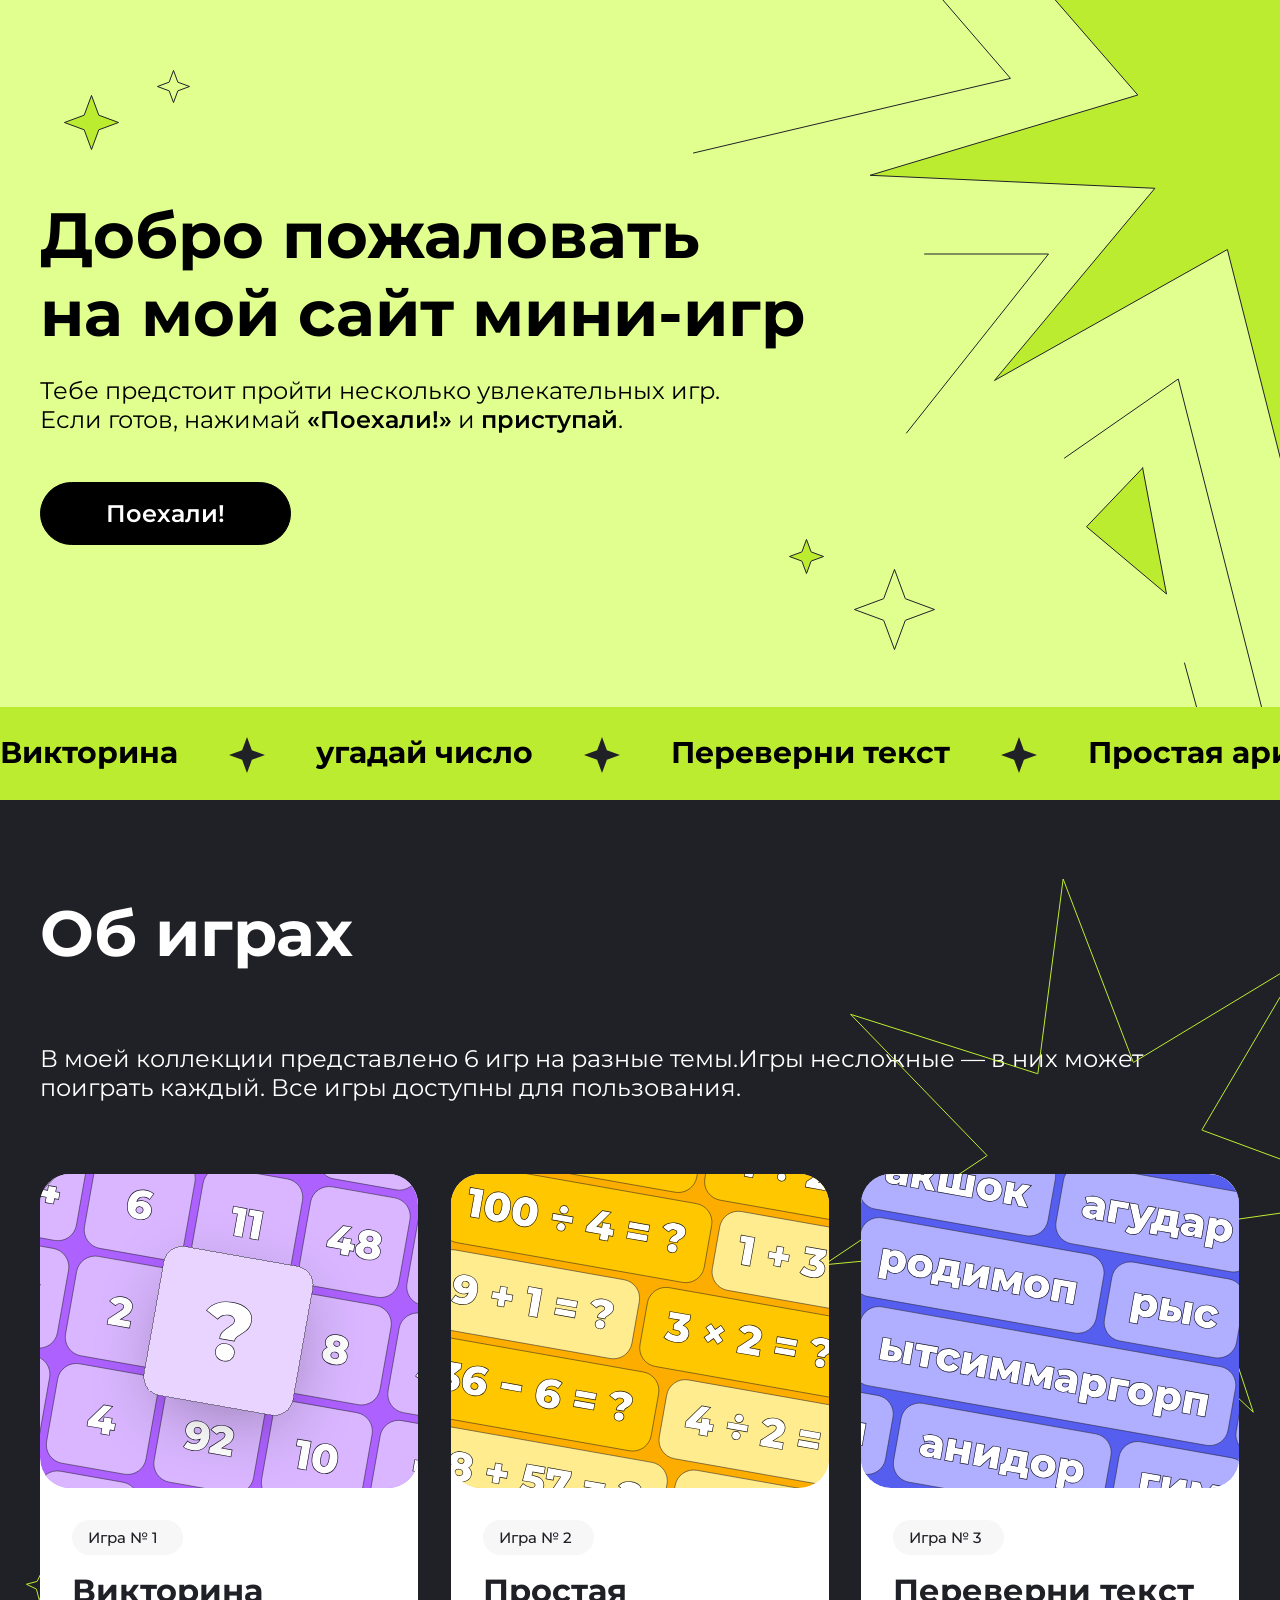
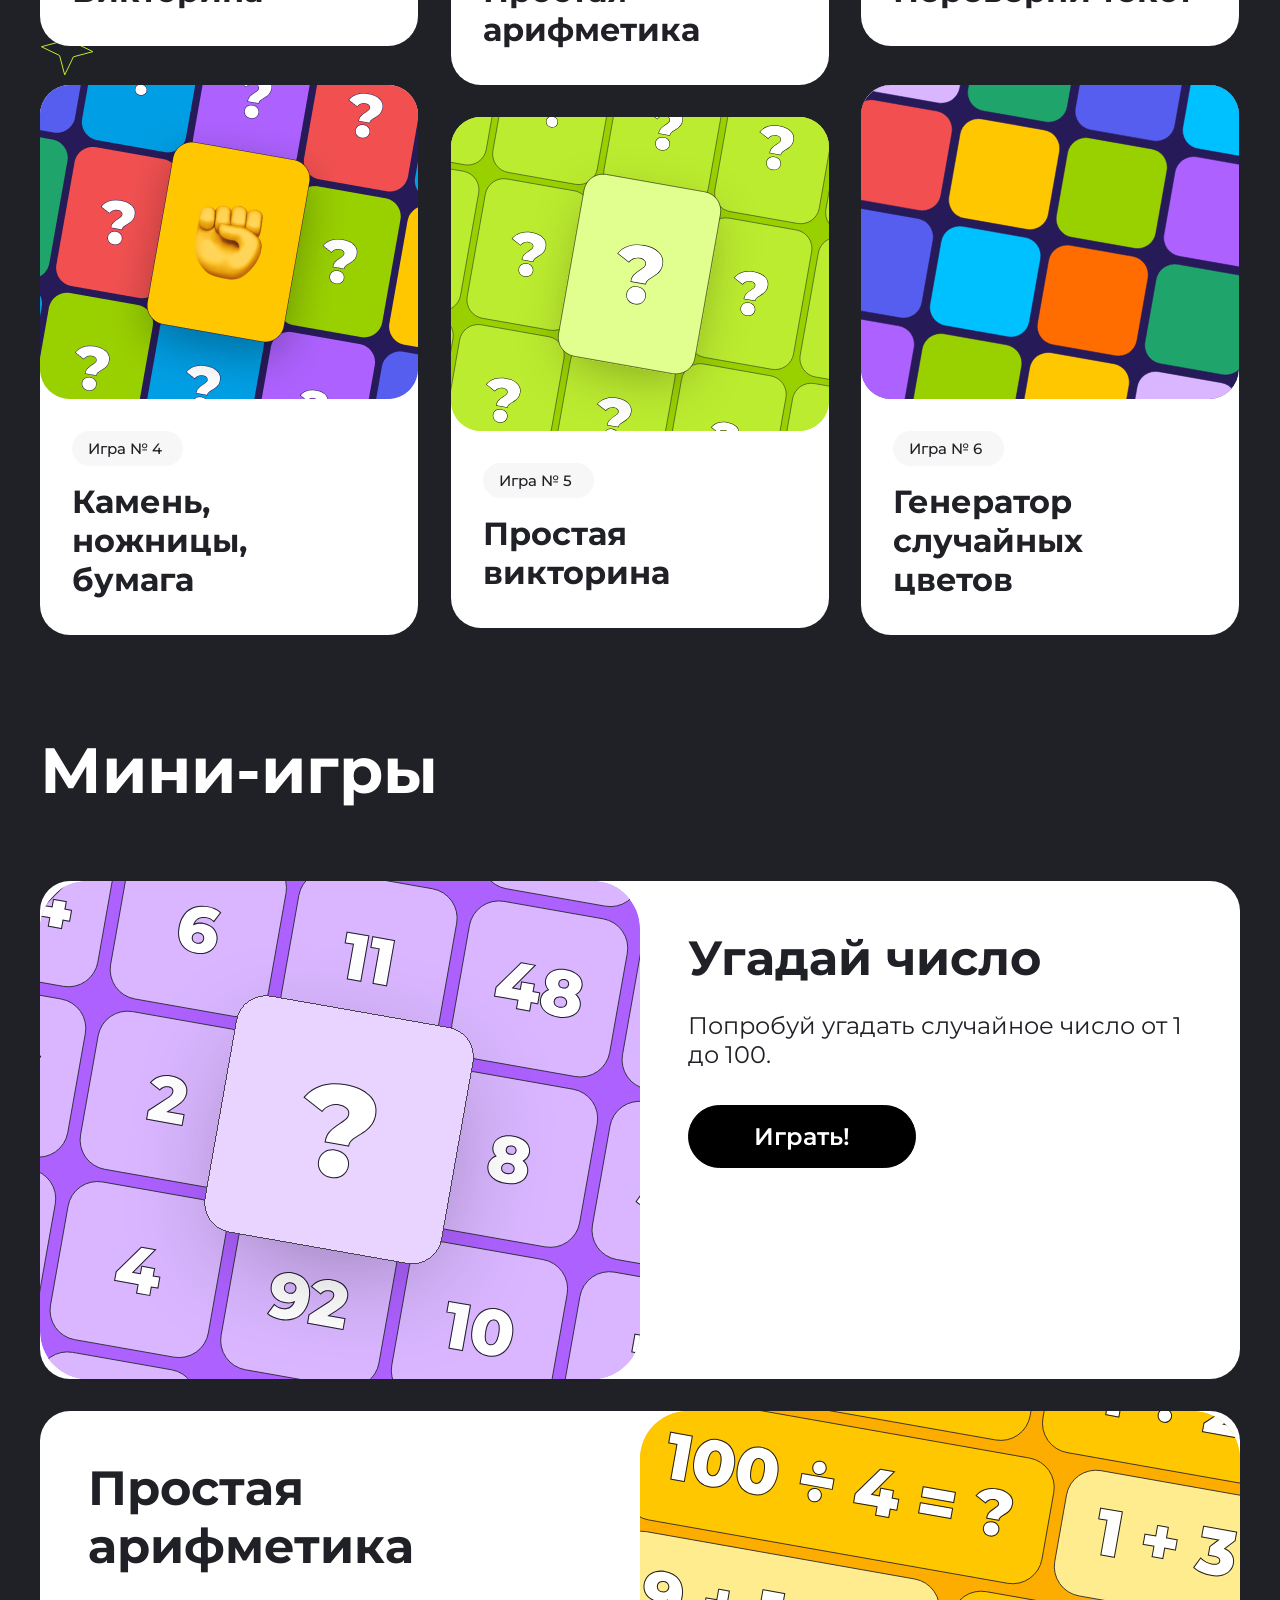
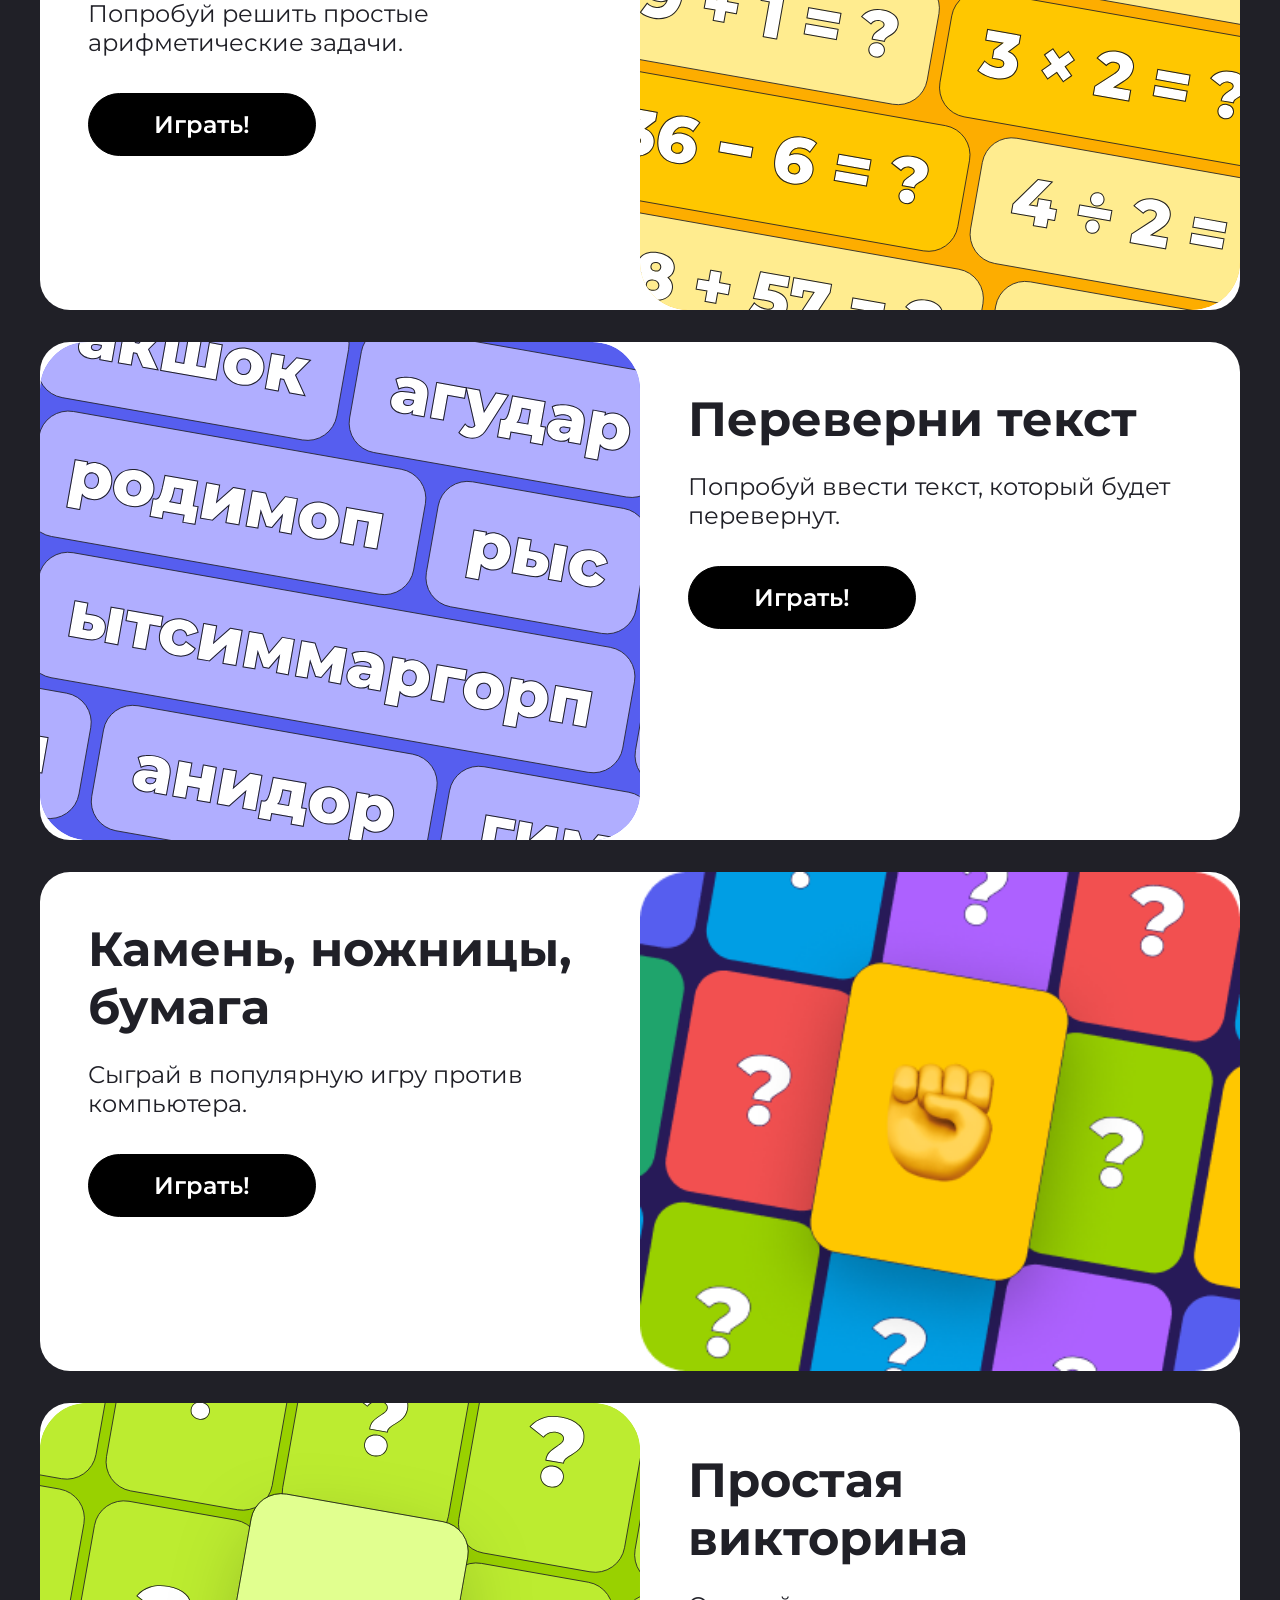
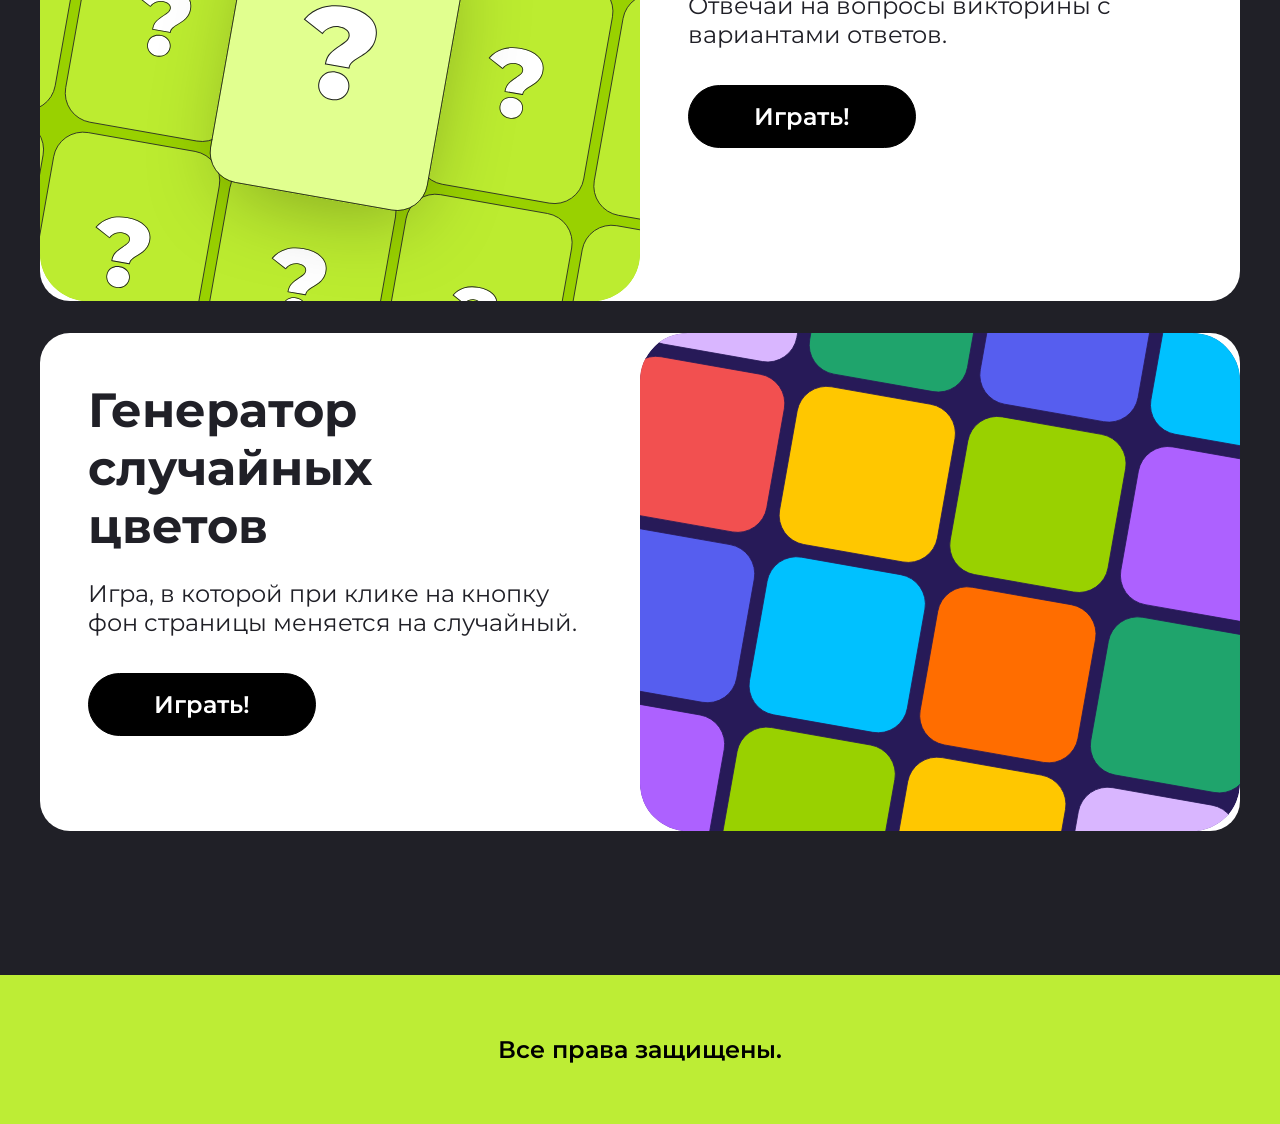
<file: index.html>
<!DOCTYPE html>
<html lang="ru">
<head>
    <meta charset="UTF-8">
    <meta name="viewport" content="width=device-width, initial-scale=1.0">
    <link rel="stylesheet" href="style.css">
    <link rel="preconnect" href="https://fonts.googleapis.com">
    <link rel="preconnect" href="https://fonts.gstatic.com" crossorigin>
    <link href="https://fonts.googleapis.com/css2?family=Montserrat:ital,wght@0,100..900;1,100..900&display=swap" rel="stylesheet">
    <title>mini-games</title>
</head>
<body>
    <header class="header center">
        <h1 class="header__title">Добро пожаловать <br>на мой сайт мини-игр</h1>
        <p class="header__subtitle">Тебе предстоит пройти несколько увлекательных игр. <br>Если готов, нажимай <span class="span600">«Поехали!»</span> и <span class="span600">приступай</span>.</p>
        <a href="#about-games-section" class="header__button">Поехали!</a>

         <div class="header__ticker">
            <div class="header__ticker-line">
                <span class="header__ticker-track">Викторина</span>
                <span class="header__ticker-track">угадай число</span>
                <span class="header__ticker-track">Переверни текст</span>
                <span class="header__ticker-track">Простая арифметика</span>
                <span class="header__ticker-track">Камень, ножницы, бумага</span>
                <span class="header__ticker-track">Генератор случайных цветов</span>

                <span class="header__ticker-track" aria-hidden="true">Викторина</span>
                <span class="header__ticker-track" aria-hidden="true">угадай число</span>
                <span class="header__ticker-track" aria-hidden="true">Переверни текст</span>
                <span class="header__ticker-track" aria-hidden="true">Простая арифметика</span>
                <span class="header__ticker-track" aria-hidden="true">Камень, ножницы, бумага</span>
                <span class="header__ticker-track" aria-hidden="true">Генератор случайных цветов</span>
            </div>
         </div>

        <div class="header__vectors">
            <img src="images/vector-0.svg" class="header__vector-0" alt="">
            <img src="images/Star-2.svg" class="header__vector-2" alt="">
            <img src="images/Star-5.svg" class="header__vector-5" alt="">
            <img src="images/Star-4.svg" class="header__vector-4" alt="">
            <img src="images/Star-3.svg" class="header__vector-3" alt="">
            <img src="images/Vector-mob.svg" class="header__vector-mob" alt="">
        </div>
    </header>
    <main>
    <section class="about-games center" id="about-games-section">
        <div class="about-games__intro">
            <h2 class="about-games__title">Об играх</h2>
            <p class="about-games__description">В моей коллекции представлено 6 игр на разные темы.Игры несложные — в них может поиграть каждый. Все игры доступны для пользования.</p>
        </div>
            <ul class="about-games__grid">

            <li class="about-games__cell">
                <a href="#game-1" class="about-games__item">
                    <img src="images/game-1.svg" alt="Викторина">
                    <h3 class="about-games__name">Викторина</h3>
                    <p class="about-games__number">Игра № 1</p>
                </a>
            </li>
            <li class="about-games__cell">
                <a href="#game-2" class="about-games__item">
                    <img src="images/game-2.svg" alt="Простая арифметика">
                    <h3 class="about-games__name">Простая арифметика</h3>
                    <p class="about-games__number">Игра № 2</p>
                </a>
            </li>
            <li class="about-games__cell">
                <a href="#game-3" class="about-games__item">
                    <img src="images/game-3.svg" alt="Переверни текст">
                    <h3 class="about-games__name">Переверни текст</h3>
                    <p class="about-games__number">Игра № 3</p>
                </a>
            </li>
            <li class="about-games__cell">
                <a href="#game-4" class="about-games__item">
                    <img src="images/game-4.png" alt="Камень, ножницы, бумага">
                    <h3 class="about-games__name">Камень,<br> ножницы,<br> бумага</h3>
                    <p class="about-games__number">Игра № 4</p>
                </a>
            </li>
            <li class="about-games__cell">
                <a href="#game-5" class="about-games__item">
                    <img src="images/game-5.svg" alt="Простая викторина">
                    <h3 class="about-games__name">Простая <br>викторина</h3>
                    <p class="about-games__number">Игра № 5</p>
                </a>
            </li>
            <li class="about-games__cell">
                <a href="#game-6" class="about-games__item">
                    <img src="images/game-6.svg" alt="Генератор случайных цветов">
                    <h3 class="about-games__name">Генератор случайных <br>цветов</h3>
                    <p class="about-games__number">Игра № 6</p>
                </a>
            </li>
        </ul>
        <img src="images/Star-1.svg" class="about-games__vector-1" alt="">
        <img src="images/Star-12.svg" class="about-games__vector-12" alt="">
        <img src="images/Star-11.svg" class="about-games__vector-11" alt="">
    </section>
    <section class="mini-games center">
            <h2 class="mini-games__title">Мини-игры</h2>
            <ul class="mini-games__container">
                <li class="mini-games__cell">
                    <article class="mini-games__item" id="game-1">
                        <img src="images/game-1.svg" alt="Угадай число" class="mini-games__img">
                        <div class="mini-games__info-block">
                            <h3 class="mini-games__name">Угадай число</h3>
                            <p class="mini-games__description">Попробуй угадать случайное число от 1 до 100.</p>
                            <button type="button" class="mini-games__link" onclick="randomNumber()">Играть!</button>
                        </div>
                    </article>
                </li>
                <li class="mini-games__cell">
                    <article class="mini-games__item" id="game-2">
                        <img src="images/game-2.svg" alt="Простая арифметика" class="mini-games__img">
                        <div class="mini-games__info-block">
                            <h3 class="mini-games__name">Простая арифметика</h3>
                            <p class="mini-games__description">Попробуй решить простые арифметические задачи.</p>
                            <button type="button" class="mini-games__link" onclick="playMathGame()">Играть!</button>
                        </div>
                    </article>
                </li>
                <li class="mini-games__cell">
                    <article class="mini-games__item" id="game-3">
                        <img src="images/game-3.svg" alt="Переверни текст" class="mini-games__img">
                        <div class="mini-games__info-block">
                            <h3 class="mini-games__name">Переверни текст</h3>
                            <p class="mini-games__description">Попробуй ввести текст, который будет перевернут.</p>
                            <button type="button" class="mini-games__link" onclick="reverseText()">Играть!</button>
                        </div>
                    </article>
                </li>
                <li class="mini-games__cell">
                    <article class="mini-games__item" id="game-4">
                        <img src="images/game-4.png" alt="Камень, ножницы, бумага" class="mini-games__img">
                        <div class="mini-games__info-block">
                            <h3 class="mini-games__name">Камень, ножницы, бумага</h3>
                            <p class="mini-games__description">Сыграй в популярную игру против компьютера.</p>
                            <button type="button" class="mini-games__link" onclick="playRockPaperScissors()">Играть!</button>
                        </div>
                    </article>
                </li>
                <li class="mini-games__cell">
                    <article class="mini-games__item" id="game-5">
                        <img src="images/game-5.svg" alt="Простая викторина" class="mini-games__img">
                        <div class="mini-games__info-block">
                            <h3 class="mini-games__name">Простая викторина</h3>
                            <p class="mini-games__description">Отвечай на вопросы викторины с вариантами ответов.</p>
                            <button type="button" class="mini-games__link" onclick="startQuiz()">Играть!</button>
                        </div>
                    </article>
                </li>
                <li class="mini-games__cell">
                    <article class="mini-games__item" id="game-6">
                        <img src="images/game-6.svg" alt="Генератор случайных цветов" class="mini-games__img">
                        <div class="mini-games__info-block">
                            <h3 class="mini-games__name">Генератор случайных <br>цветов</h3>
                            <p class="mini-games__description">Игра, в которой при клике на кнопку фон страницы меняется на случайный.</p>
                            <button type="button" class="mini-games__link" onclick="generateRandomColor(event)">Играть!</button>
                        </div>
                    </article>
                </li>
            </ul>
    </section>
    </main>
    <footer class="footer">  
        <p class="footer__copyright">Все права защищены.</p>
    </footer>
    <script src="hw-8.js"></script>
</body>
</html>
</file>
<file: style.css>
* {
  margin: 0;
  padding: 0;
  box-sizing: border-box;
}

html {
  scroll-behavior: smooth;
}

body {
  font-family: "Montserrat", sans-serif;
}

.span600 {
  font-weight: 600;
}

.center {
  padding-left: calc(50% - 600px);
  padding-right: calc(50% - 600px);
}

.header {
  background-color: #E1FF8F;
  position: relative;
  z-index: 0;
  height: 800px;
}
.header__title {
  font-size: 64px;
  font-weight: 700;
  padding-top: 196px;
}
.header__subtitle {
  font-size: 24px;
  font-weight: 400;
  padding-top: 24px;
}
.header__button {
  display: inline-block;
  background-color: #000000;
  color: #FFFFFF;
  font-size: 24px;
  font-weight: 600;
  padding: 16px 65px;
  border: #000000 solid 1px;
  border-radius: 60px;
  margin-top: 48px;
  margin-bottom: 156px;
  text-decoration: none;
  transition: all 0.3s ease;
}
.header__button:hover {
  background-color: #FFFFFF;
  color: #000000;
  cursor: pointer;
  border: 1px solid #000000;
}
.header__ticker {
  background-color: #BCEC30;
  width: 100%;
  overflow: hidden;
  z-index: 2;
  position: absolute;
  bottom: 0;
  right: 0;
  left: 0;
}
.header__ticker:hover .header__ticker-line {
  animation-play-state: paused;
}
.header__ticker-line {
  display: flex;
  flex-direction: row;
  flex-wrap: nowrap;
  align-items: center;
  width: -moz-max-content;
  width: max-content;
  animation: header-ticker 20s linear infinite;
}
.header__ticker-track {
  font-weight: 700;
  font-size: 30px;
  white-space: nowrap;
  padding-top: 27px;
  padding-bottom: 27px;
  margin-right: 51px;
}
.header__ticker-track::after {
  content: "";
  display: inline-block;
  width: 36px;
  height: 36px;
  background: url(images/Star.svg) no-repeat;
  margin-left: 51px;
  vertical-align: middle;
}
.header__vector-0 {
  position: absolute;
  top: 0;
  right: 0;
  z-index: 1;
}
.header__vector-4 {
  position: absolute;
  top: 568px;
  right: 344px;
}
.header__vector-5 {
  position: absolute;
  top: 538px;
  right: 455px;
}
.header__vector-2 {
  position: absolute;
  top: 94px;
  left: 63px;
}
.header__vector-3 {
  position: absolute;
  top: 69px;
  left: 156px;
}
.header__vector-mob {
  display: none;
}

@keyframes header-ticker {
  from {
    transform: translateX(0);
  }
  to {
    transform: translateX(-50%);
  }
}
.about-games {
  background-color: #202027;
  padding-bottom: 96px;
  padding-top: 94px;
  position: relative;
  z-index: 1;
}
.about-games__intro {
  max-width: 1200px;
  margin: 0 auto;
}
.about-games__title {
  color: #FFFFFF;
  font-size: 64px;
  font-weight: 700;
  margin-bottom: 72px;
}
.about-games__description {
  font-size: 24px;
  font-weight: 400;
  color: #FFFFFF;
  margin-bottom: 72px;
}
.about-games__grid {
  display: grid;
  grid-template-columns: repeat(auto-fit, minmax(378px, 1fr));
  -moz-column-gap: 32px;
       column-gap: 32px;
  align-items: start;
  position: relative;
  z-index: 2;
  max-width: 1200px;
  margin: 0 auto;
  list-style: none;
}
.about-games__cell:nth-child(5) {
  margin-top: 32px;
}
.about-games__item {
  max-width: 378px;
  display: flex;
  gap: 16px;
  flex-direction: column;
  background-color: #FFFFFF;
  border-radius: 30px;
  transition: transform 0.3s ease, box-shadow 0.3s ease;
  text-decoration: none;
}
.about-games__item:hover {
  cursor: pointer;
  transform: scale(1.05);
  box-shadow: 0 10px 25px rgba(0, 0, 0, 0.15);
}
.about-games__name {
  color: #202027;
  font-size: 32px;
  font-weight: 700;
  margin-bottom: 36px;
  order: 2;
  margin-left: 32px;
}
.about-games__number {
  color: #202027;
  display: inline-block;
  max-width: 111px;
  background-color: #F7F7F7;
  border-radius: 52px;
  font-size: 15px;
  font-weight: 500;
  padding: 8px 16px;
  margin-top: 16px;
  margin-left: 32px;
  margin-right: 32px;
  order: 1;
}
.about-games__vector-1 {
  position: absolute;
  top: 77px;
  right: 0;
  z-index: 1;
}
.about-games__vector-12 {
  position: absolute;
  top: 822px;
  left: 40px;
  z-index: 1;
}
.about-games__vector-11 {
  position: absolute;
  top: 770px;
  left: 25px;
  z-index: 1;
}

.mini-games {
  background-color: #202027;
  padding-bottom: 144px;
}
.mini-games__container {
  display: flex;
  flex-direction: column;
  gap: 32px;
  list-style: none;
}
.mini-games__title {
  color: #FFFFFF;
  font-size: 64px;
  font-weight: 700;
  padding-bottom: 72px;
}
.mini-games__item {
  display: flex;
  flex-direction: row;
  background-color: #FFFFFF;
  border-radius: 30px;
}
.mini-games__cell:nth-child(2n) .mini-games__item {
  flex-direction: row-reverse;
}
.mini-games__info-block {
  margin: 0 auto;
  width: 504px;
}
.mini-games__img {
  width: 600px;
}
.mini-games__name {
  font-size: 48px;
  font-weight: 700;
  color: #202027;
  padding-top: 48px;
}
.mini-games__description {
  font-size: 24px;
  font-weight: 400;
  color: #202027;
  padding-top: 24px;
  padding-bottom: 36px;
}
.mini-games__link {
  display: inline-block;
  background-color: #000000;
  color: #FFFFFF;
  font-family: inherit;
  font-size: 24px;
  font-weight: 600;
  padding: 16px 65px;
  border: #000000 solid 1px;
  border-radius: 60px;
  text-decoration: none;
  cursor: pointer;
  transition: all 0.3s ease;
}
.mini-games__link:hover {
  background-color: #FFFFFF;
  color: #000000;
  cursor: pointer;
  border: 1px solid #000000;
}

.footer {
  background-color: #BDED35;
}
.footer__copyright {
  font-size: 24px;
  font-weight: 600;
  color: #000000;
  padding: 60px 0;
  text-align: center;
}

@media (prefers-reduced-motion: reduce) {
  .header__ticker-line {
    animation: none;
  }
}
@media (max-width: 1024px) {
  .center {
    padding-left: calc(50% - 376px);
    padding-right: calc(50% - 376px);
  }
  .header {
    height: 700px;
    display: flex;
    flex-direction: column;
    justify-content: center;
    align-items: center;
  }
  .header__title {
    font-size: 40px;
    width: 262px;
    text-align: center;
    padding-top: 147px;
  }
  .header__subtitle {
    font-size: 16px;
    font-weight: 400;
    width: 296px;
    text-align: center;
  }
  .header__subtitle br {
    display: none;
  }
  .header__button {
    font-size: 16px;
    padding: 16px 103px;
    margin-top: 36px;
  }
  .header__vector-0 {
    display: none;
  }
  .header__vector-2 {
    width: 35px;
    height: 35px;
    top: 97px;
    left: 38px;
  }
  .header__vector-3 {
    width: 21px;
    height: 21px;
    top: 64px;
    left: 91px;
  }
  .header__vector-4 {
    width: 39px;
    height: 41px;
    top: 580px;
    right: 34px;
  }
  .header__vector-5 {
    width: 18px;
    height: 18px;
    top: 557px;
    right: 86px;
  }
  .header__vector-mob {
    top: 0;
    right: 0;
  }
  .header__ticker-line {
    animation-duration: 14s;
  }
  .header__ticker-track {
    font-size: 16px;
    padding-top: 16px;
    padding-bottom: 16px;
    margin-right: 27px;
  }
  .header__ticker-track::after {
    content: "";
    display: inline-block;
    width: 19px;
    height: 19px;
    background: url(images/star-mb.svg) no-repeat;
    margin-left: 27px;
    vertical-align: middle;
  }
  .about-games {
    display: none;
  }
  .mini-games__title {
    font-size: 40px;
    padding-top: 48px;
    padding-bottom: 48px;
    text-align: center;
  }
  .mini-games__container {
    align-items: center;
  }
  .mini-games__item {
    max-width: 343px;
    display: flex;
    flex-direction: column;
    align-items: center;
    gap: 24px;
  }
  .mini-games__cell:nth-child(2n) .mini-games__item {
    flex-direction: column;
  }
  .mini-games__info-block {
    width: 284px;
  }
  .mini-games__img {
    flex: none;
    width: 343px;
  }
  .mini-games__name {
    font-size: 32px;
    padding-top: 29px;
    font-weight: 700;
  }
  .mini-games__description {
    font-size: 16px;
    padding-top: 16px;
    padding-bottom: 32px;
  }
  .mini-games__link {
    padding: 16px 110px;
    font-size: 16px;
    font-weight: 600;
    margin-bottom: 32px;
  }
  .footer__copyright {
    font-size: 16px;
    padding: 40px 0;
  }
}/*# sourceMappingURL=style.css.map */
</file>
